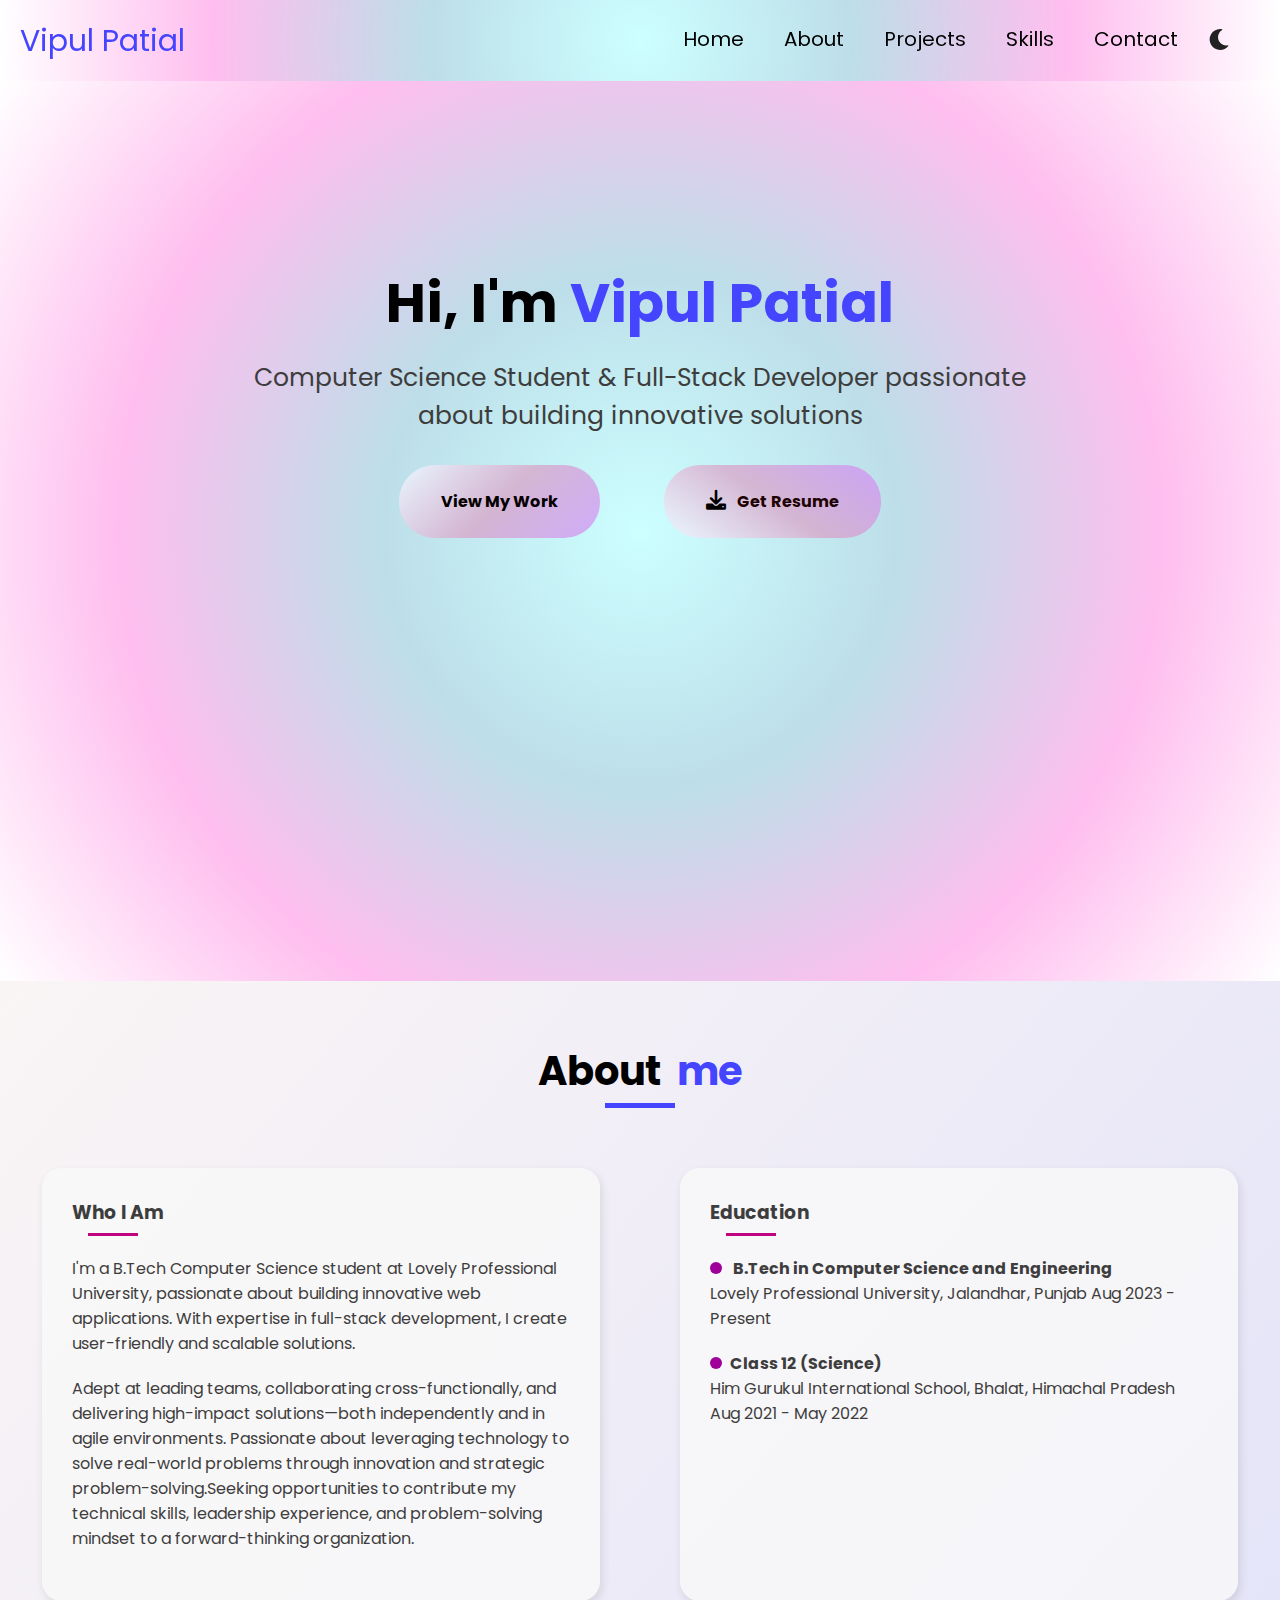
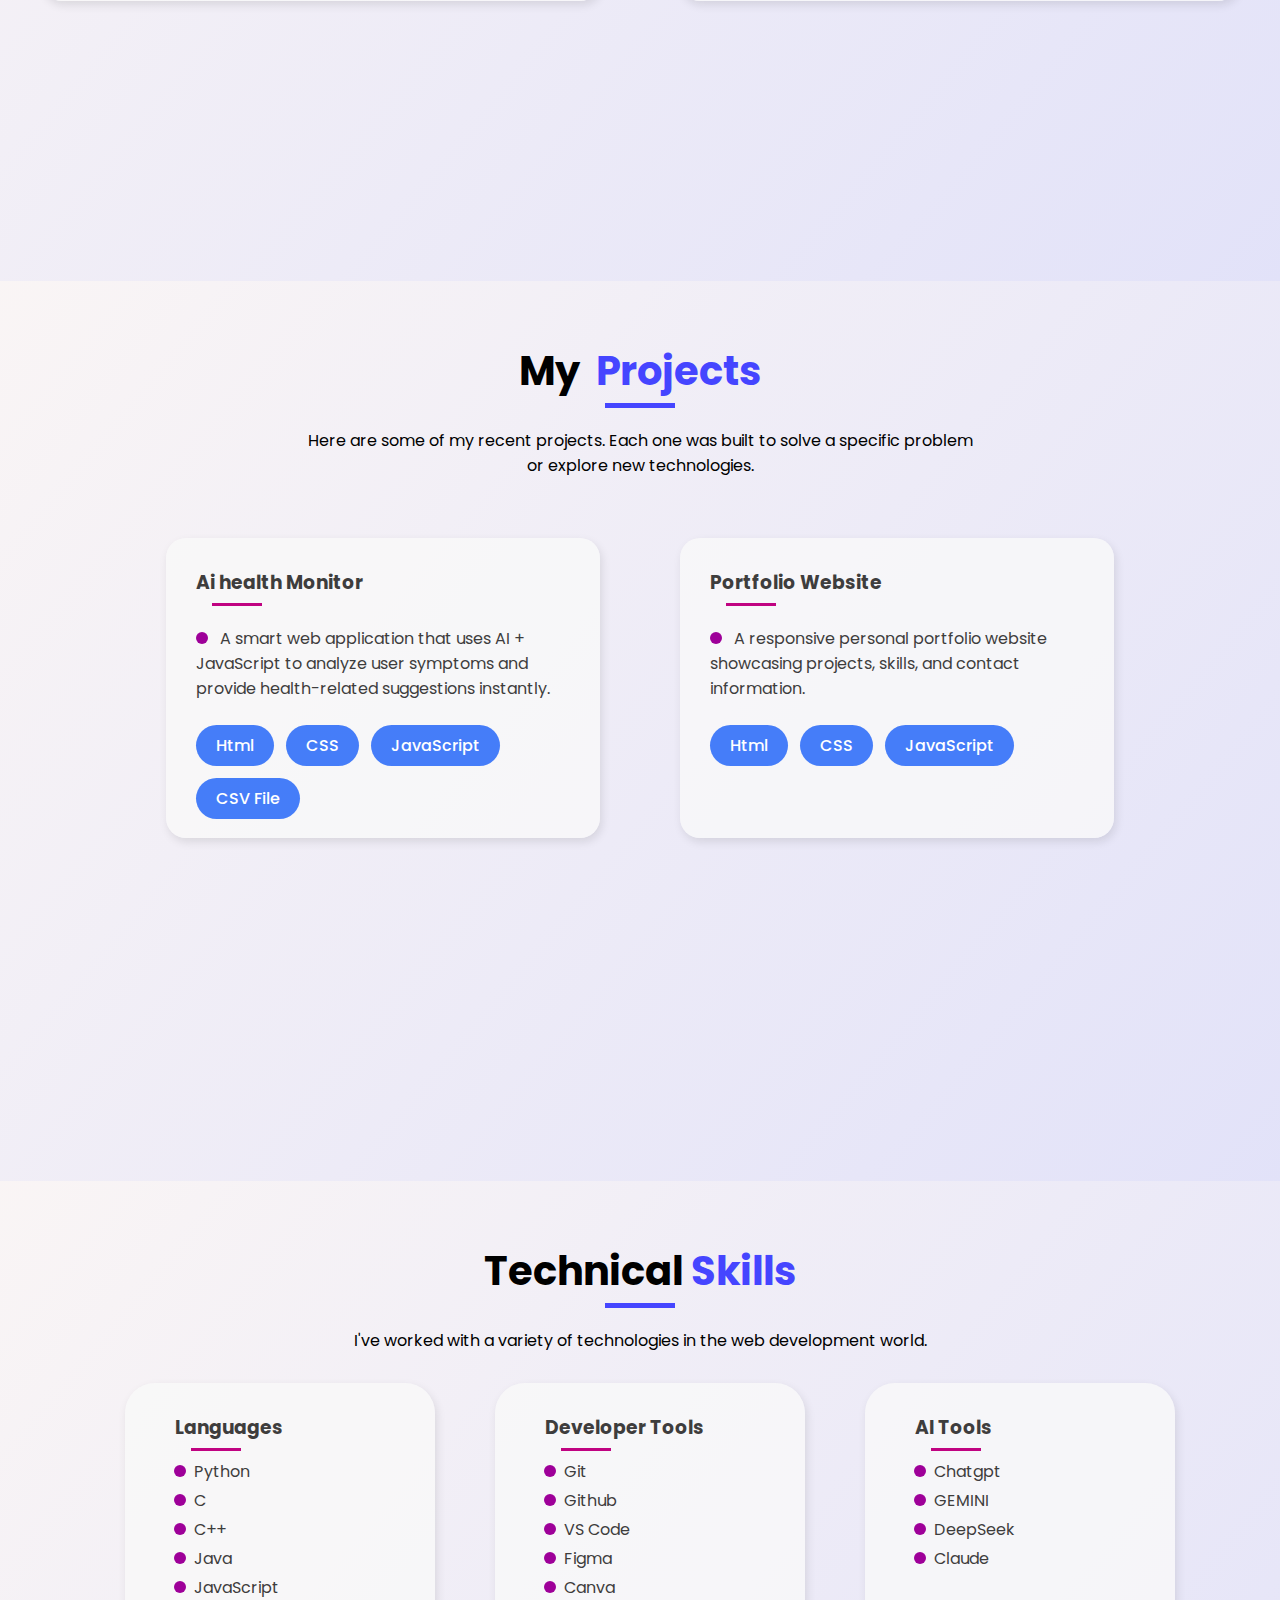
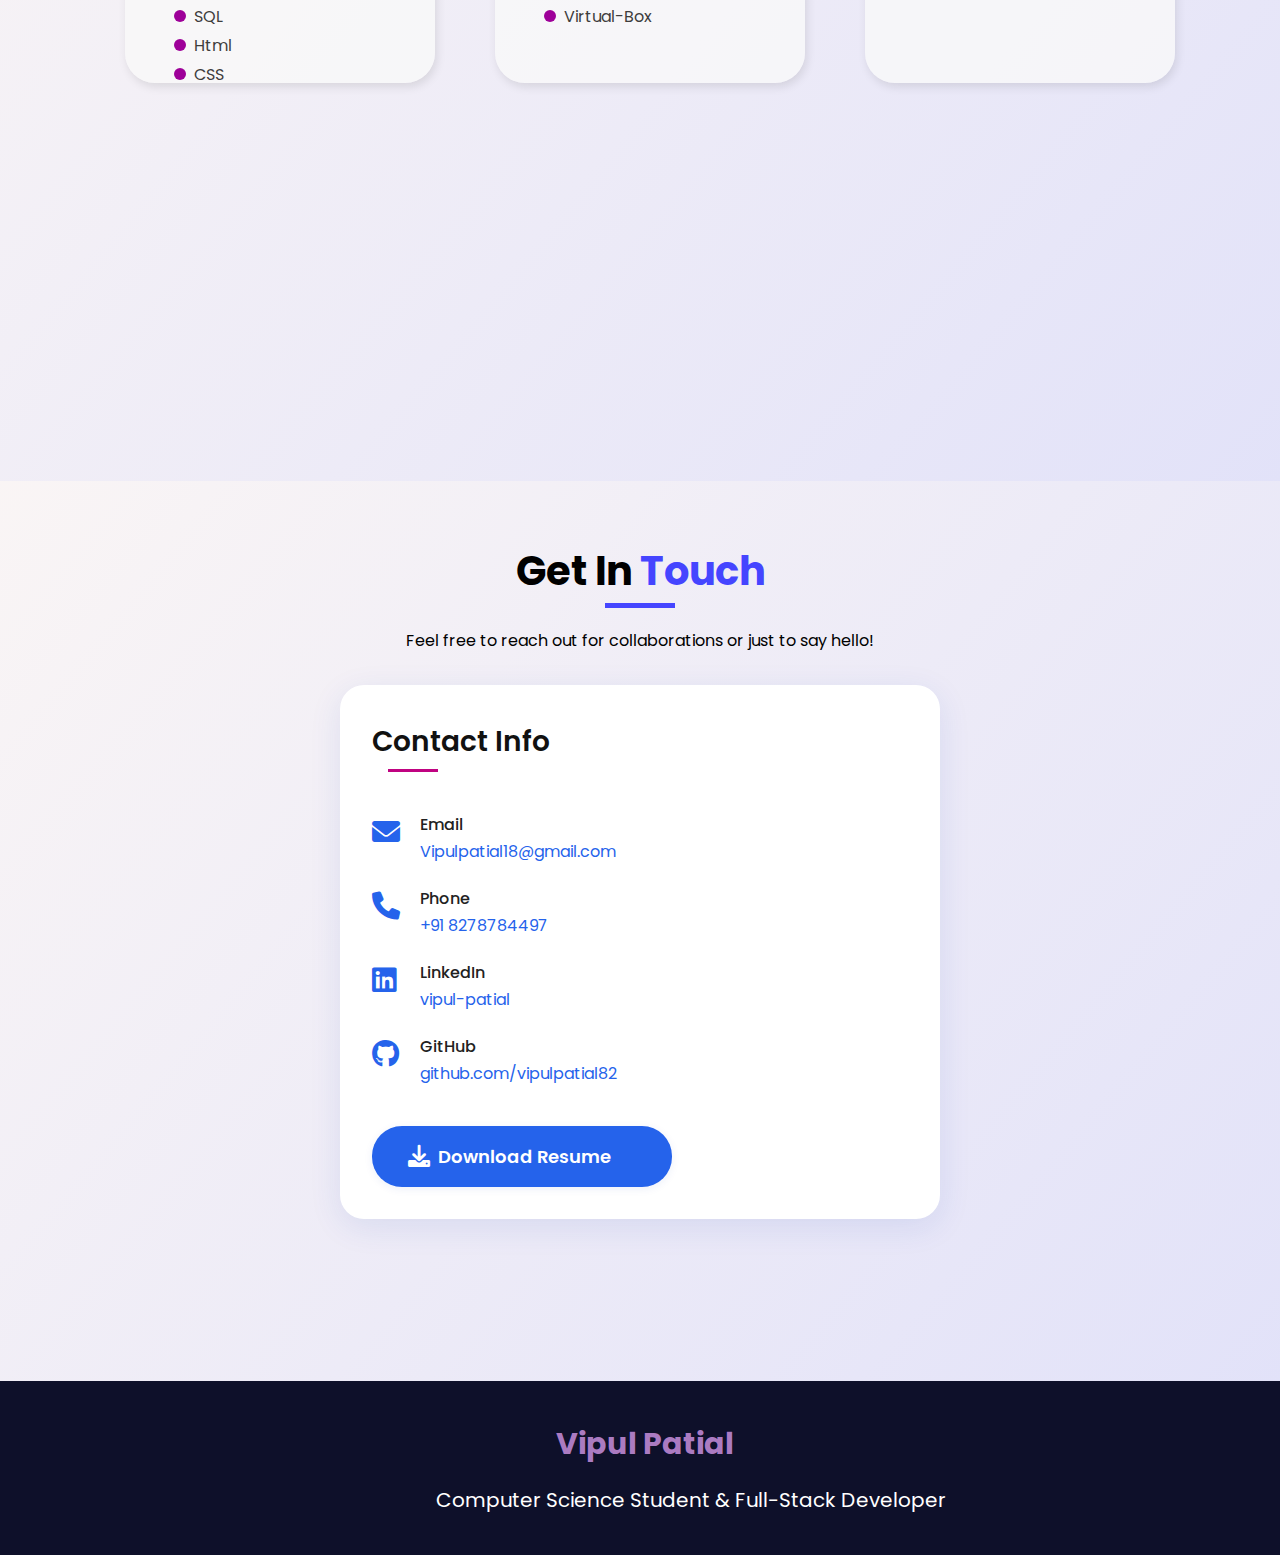
<file: index.html>
<!DOCTYPE html>
<html lang="en">
<head>
    <meta charset="UTF-8">
    <meta name="viewport" content="width=device-width, initial-scale=1.0">
    <title>Vipul Portfolio</title>
    <link rel="stylesheet" href="index.css">
    <link href="https://fonts.googleapis.com/css2?family=Poppins:wght@400;600;700&display=swap" rel="stylesheet">
    <link rel="stylesheet" href="https://cdnjs.cloudflare.com/ajax/libs/font-awesome/6.0.0-beta3/css/all.min.css">
    <meta name="description" content="Vipul Patial | Full-Stack Developer Portfolio showcasing projects, skills, and contact details. B.Tech CSE student at LPU.">

</head>
<body>
    <header>
        <nav>
            <div class="left">Vipul Patial</div>
            <div class="right">
                <ul>
                    <li><a href="#home">Home</a></li>
                    <li><a href="#about">About</a></li>
                    <li><a href="#projects">Projects</a></li>
                    <li><a href="#skills">Skills</a></li>
                    <li><a href="#contact">Contact</a></li>
                    <button id="toggle" title="Toggle Dark Mode"><i class="fas fa-moon"></i></button>

                </ul>
            </div>
        </nav>
    </header>
    <main>
        <section id="home" class="home">
        <h1>Hi, I'm <span class= "name">Vipul  Patial</span></h1>
        <p>Computer Science Student & Full-Stack Developer passionate <br>about building innovative solutions</p>
        <button class="work">View My Work</button>
        <button class="Get-Resume"><i class="fas fa-download"></i> Get Resume</button>
        </section>
    

        <section id="about"class="portfolio" >

            <h1>About &nbsp;<span class="name">me</span></h1>
            <div class="line"></div>
            <div class ="about-container">
            <div class ="about1">
                <h3>Who I Am<div class="line2"></div></h3>
                <p id="p1">I'm a B.Tech Computer Science student at Lovely Professional University, passionate about building innovative web applications. With expertise in full-stack development, I create user-friendly and scalable solutions.</p>
                <p>Adept at leading teams, collaborating cross-functionally, and delivering high-impact solutions—both independently and in agile environments. Passionate about leveraging technology to solve real-world problems through innovation and strategic problem-solving.Seeking opportunities to contribute my technical skills, leadership experience, and problem-solving mindset to a forward-thinking organization.</p>
            </div>

            <div class = "about1">
                <h3>Education<div class="line2"></div></h3>
                <h4><div class="circle"></div> B.Tech in Computer Science and Engineering</h4>
                <p id="p1">Lovely Professional University, Jalandhar, Punjab
                    Aug 2023 - Present
                </p>

                <h4><div class="circle"></div>Class 12 (Science)</h4>
                <p>Him Gurukul International School, Bhalat, Himachal Pradesh
                 Aug 2021 - May 2022
                </p>
            </div>
            </div>
        </section>

        

        <section id="projects"  class="portfolio">
            <h1>My &nbsp;<span class="name"> Projects</span></h1>
            <div class="line"></div>
            <p id="projectp">Here are some of my recent projects. Each one was built to solve a specific problem <br>or explore new technologies.</p>
            <div class="project-container">
            <div class="project1">
                <h3>Ai health Monitor<div class="line2"></div></h3>
                <p><div class="circle"></div> A smart web application that uses AI + JavaScript to analyze user symptoms and provide health-related suggestions instantly.</p>
                <ul>
                    <li>Html</li>
                    <li>CSS</li>
                    <li>JavaScript</li>
                    <li>CSV File</li>
                </ul>
            </div>
            <div class="project1">
                <h3>Portfolio Website<div class="line2"></div></h3>
                <p><div class="circle"></div> A responsive personal portfolio website showcasing projects, skills, and contact information.</p>
                <ul>
                    <li>Html</li>
                    <li>CSS</li>
                    <li>JavaScript</li>
                </ul>
            </div>
            </div>
        </section>

   
        <section id="skills" class="portfolio">
            <h1>Technical&nbsp;<span class = "name">Skills</span></h1>
            <div class="line"></div>
            <p>I've worked with a variety of technologies in the web development world.</p>
        <div class=" skillcontainer">
            <div class="skill1">
            <h3>Languages<div class="line2"></div></h3>
            <ul>
                <li><div class="circle"></div>Python</li>
                <li><div class="circle"></div>C</li>
                <li><div class="circle"></div>C++</li>
                <li><div class="circle"></div>Java</li>
                <li><div class="circle"></div>JavaScript</li>
                <li><div class="circle"></div>SQL</li>
                <li><div class="circle"></div>Html</li>
                <li><div class="circle"></div>CSS</li>
            </ul>
           </div> 
           <div class="skill1">
            <h3>Developer Tools<div class="line2"></div></h3>
            <ul>
                <li><div class="circle"></div>Git</li>
                <li><div class="circle"></div>Github</li>
                <li><div class="circle"></div>VS Code</li>
                <li><div class="circle"></div>Figma</li>
                <li><div class="circle"></div>Canva</li>
                <li><div class="circle"></div>Virtual-Box</li>
            </ul>
           </div> 
            <div class="skill1">
            <h3>AI Tools<div class="line2"></div></h3>
            <ul>
                <li><div class="circle"></div>Chatgpt</li>
                <li><div class="circle"></div>GEMINI</li>
                <li><div class="circle"></div>DeepSeek</li>
                <li><div class="circle"></div>Claude</li>
            </ul>
           </div> 
        </div>
        </section>
      
        <section id="contact" class="portfolio">
            <h1>Get In <span class="name">&nbsp;Touch</span></h1>
            <div class="line"></div>
            <p>Feel free to reach out for collaborations or just to say hello!</p>
            <div class="contact-box">
                <h3>Contact Info<div class="line2"></div></h3>
                <div class="contact-row">
                    <span class="contact-icon"><i class="fa-solid fa-envelope"></i></span>
                    <div>
                        <h4>Email</h4>
                        <a href="mailto:Vipulpatial18@gmail.com">Vipulpatial18@gmail.com</a>
                    </div>
                </div>
                <div class="contact-row">
                    <span class="contact-icon"><i class="fa-solid fa-phone"></i></span>
                    <div>
                        <h4>Phone</h4>
                        <a href="tel:+918278784497">+91 8278784497</a>
                    </div>
                </div>
                <div class="contact-row">
                    <span class="contact-icon"><i class="fa-brands fa-linkedin"></i></span>
                    <div>
                        <h4>LinkedIn</h4>
                        <a href="https://www.linkedin.com/in/vipul-patial-62a51b252/" target="_blank">vipul-patial</a>
                    </div>
                </div>
                <div class="contact-row">
                    <span class="contact-icon"><i class="fa-brands fa-github"></i></span>
                    <div>
                        <h4>GitHub</h4>
                        <a href="https://github.com/vipulpatial82" target="_blank">github.com/vipulpatial82</a>
                    </div>
                </div>
                <a href="vipul final cv.pdf" class="download-btn" download>
                    <span class="download-icon"><i class="fa-solid fa-download"></i></span> Download Resume
                </a>
            </div>
        </section>
    </main>
    
    <Footer>
        <h3>Vipul Patial</h3>
        <p>Computer Science Student & Full-Stack Developer</p>
    </Footer>
    <script src="index.js"></script>
</body>
</html>
</file>
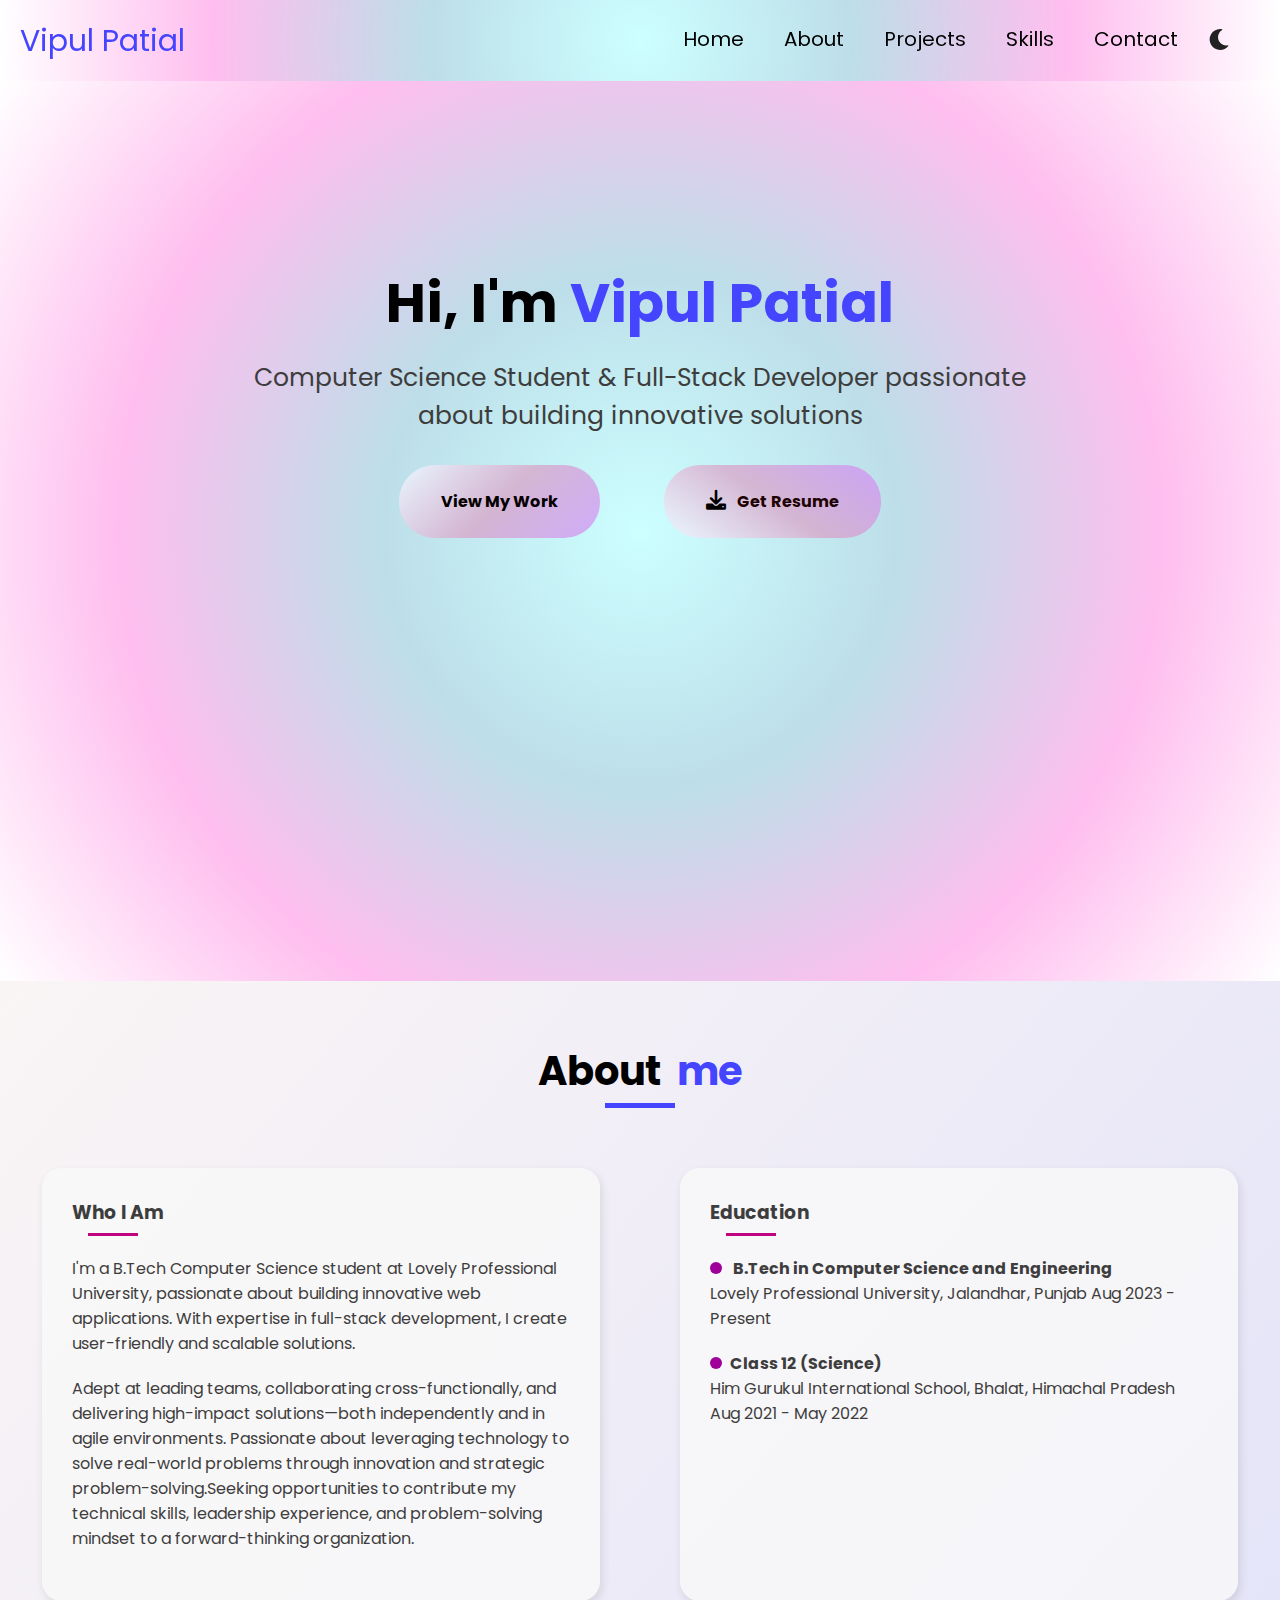
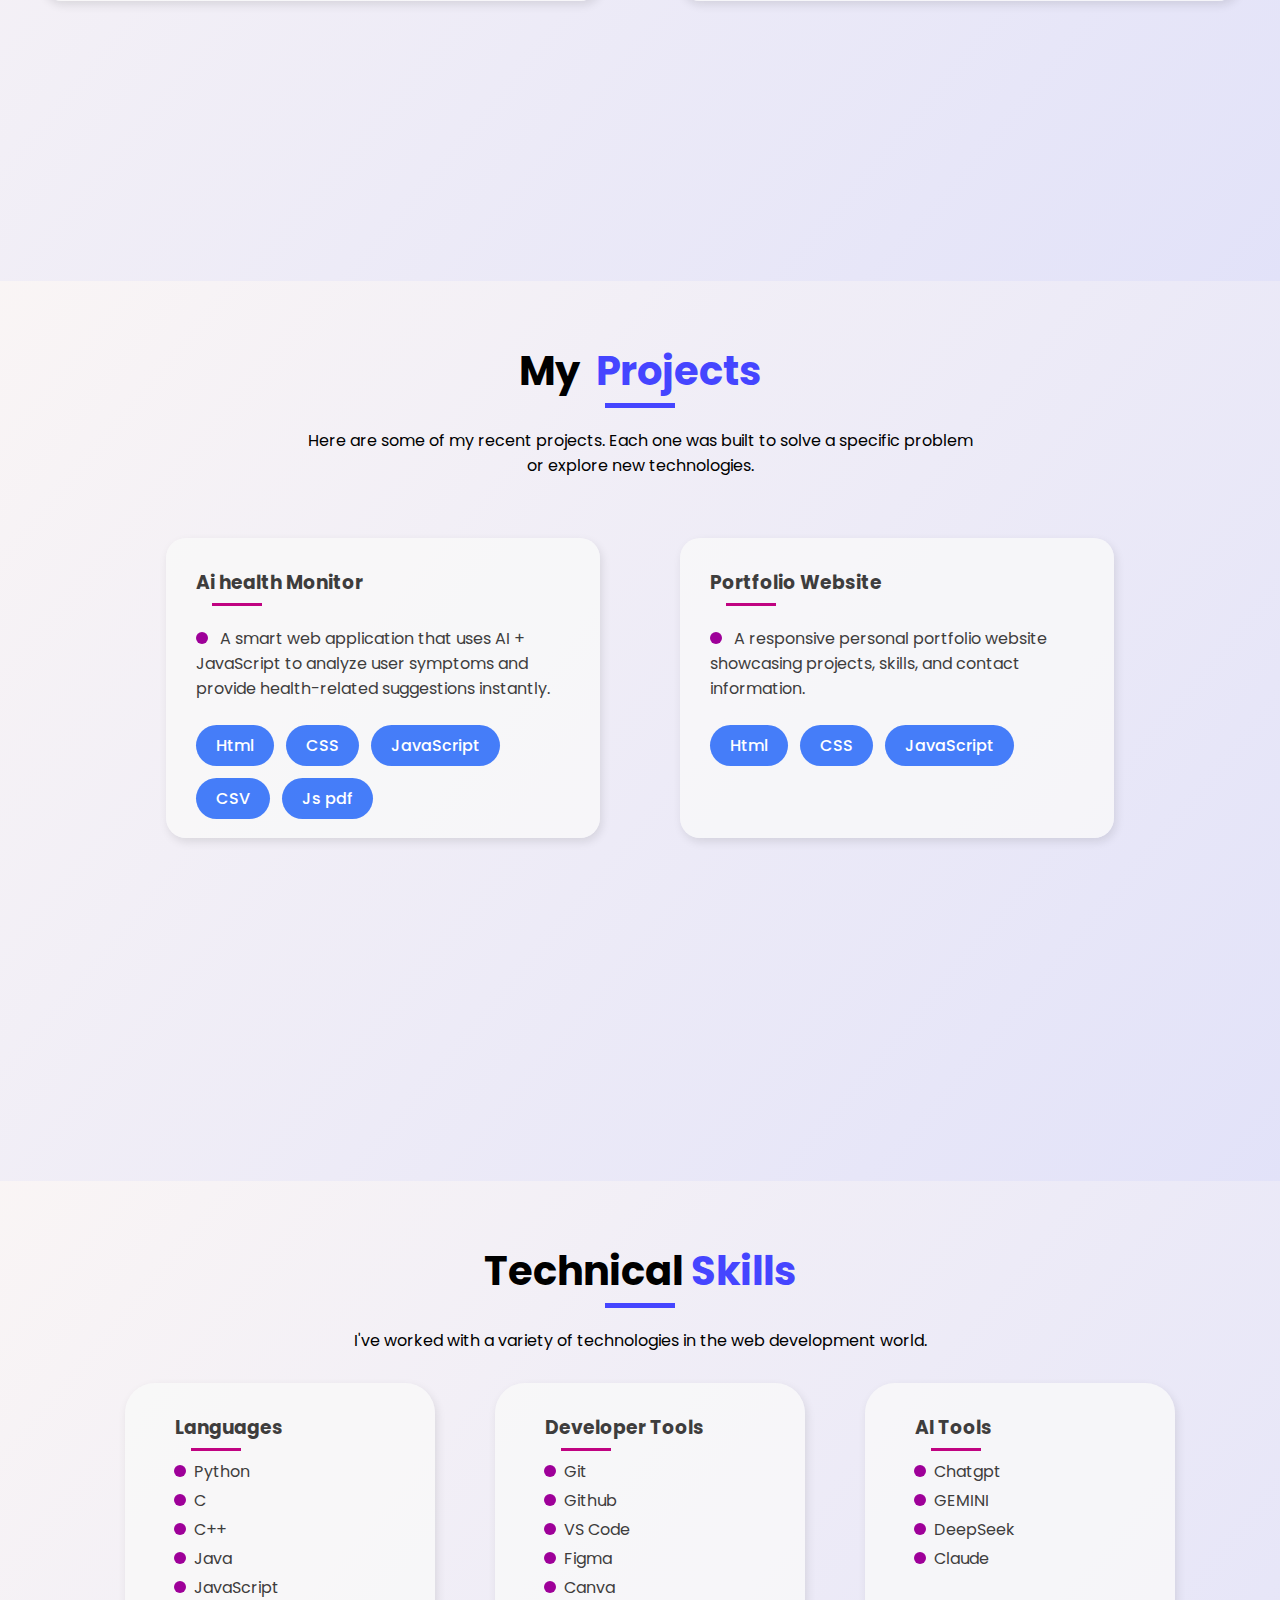
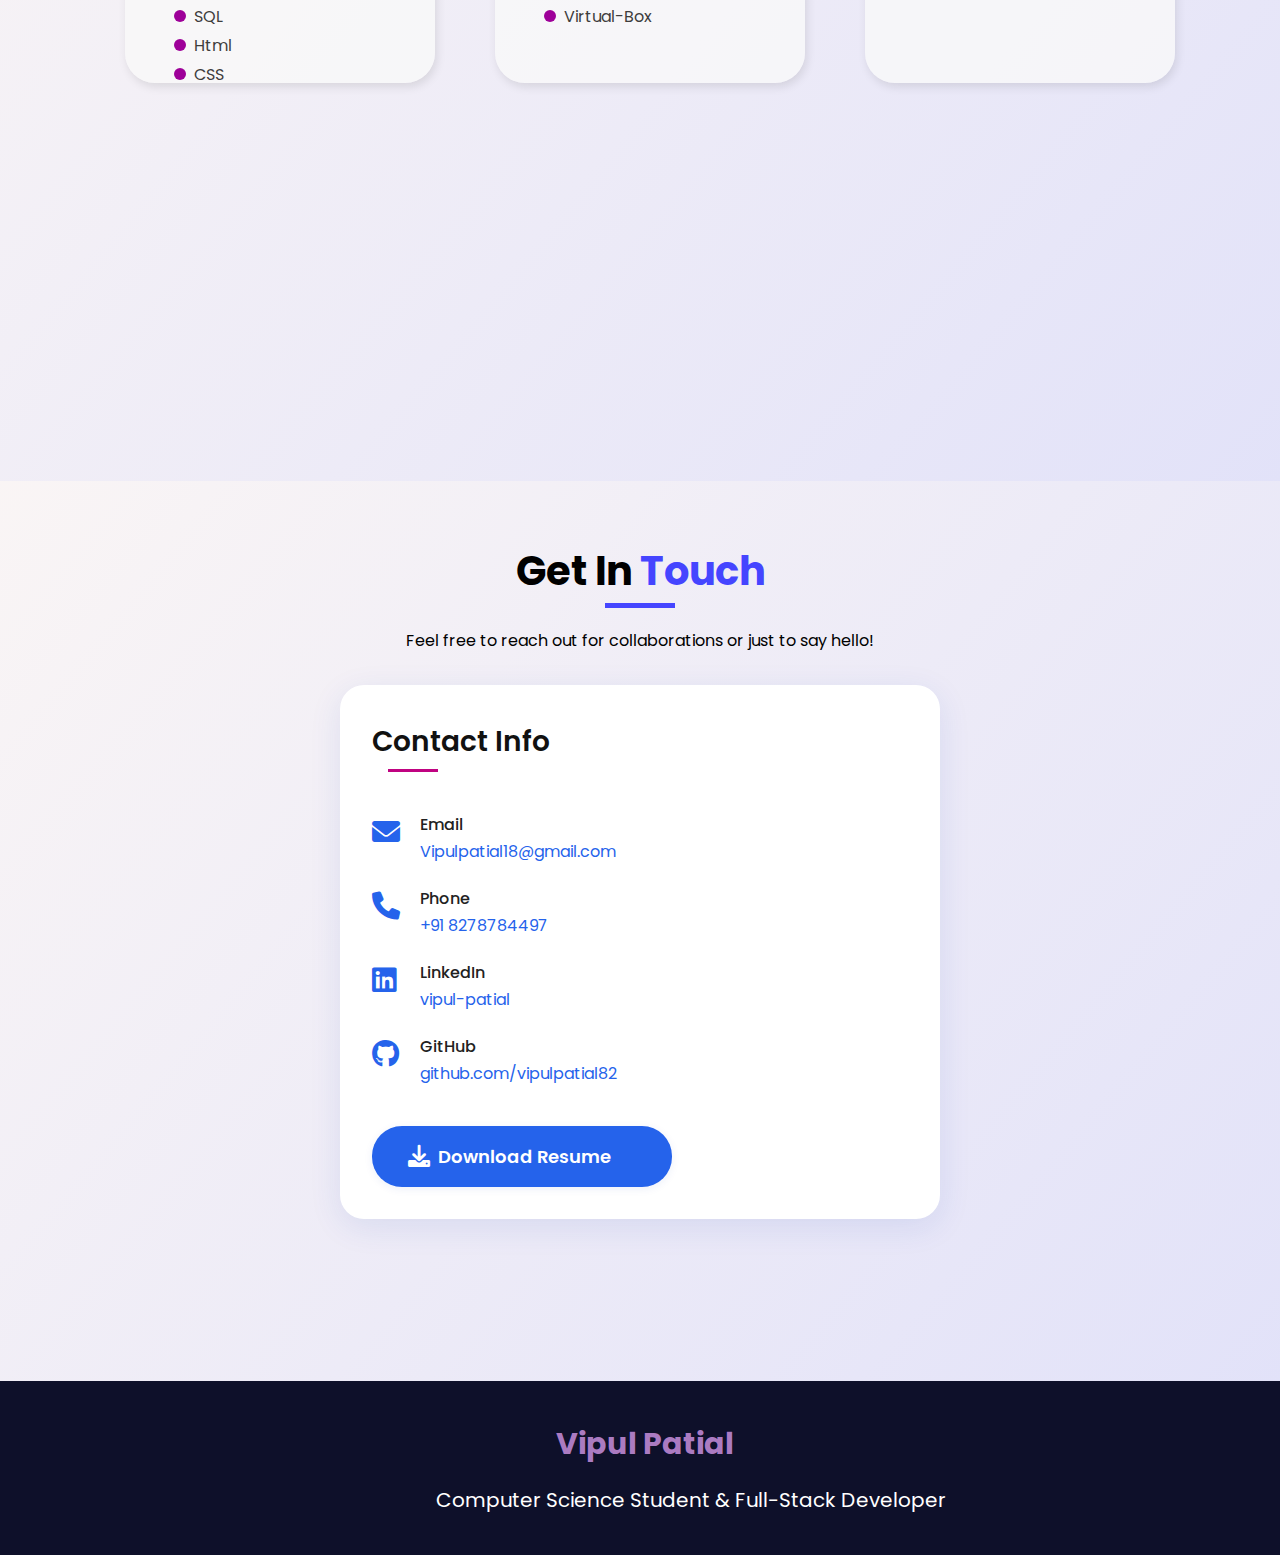
<file: personal portfolio/index.html>
<!DOCTYPE html>
<html lang="en">
<head>
    <meta charset="UTF-8">
    <meta name="viewport" content="width=device-width, initial-scale=1.0">
    <title>Vipul Portfolio</title>
    <link rel="stylesheet" href="index.css">
    <link href="https://fonts.googleapis.com/css2?family=Poppins:wght@400;600;700&display=swap" rel="stylesheet">
    <link rel="stylesheet" href="https://cdnjs.cloudflare.com/ajax/libs/font-awesome/6.0.0-beta3/css/all.min.css">
    <meta name="description" content="Vipul Patial | Full-Stack Developer Portfolio showcasing projects, skills, and contact details. B.Tech CSE student at LPU.">
    <meta name="viewport" content="width=device-width, initial-scale=1.0">

</head>
<body>
    <header>
        <nav>
            <div class="left">Vipul Patial</div>
            <div class="right">
                <ul>
                    <li><a href="#home">Home</a></li>
                    <li><a href="#about">About</a></li>
                    <li><a href="#projects">Projects</a></li>
                    <li><a href="#skills">Skills</a></li>
                    <li><a href="#contact">Contact</a></li>
                    <button id="toggle" title="Toggle Dark Mode"><i class="fas fa-moon"></i></button>

                </ul>
            </div>
        </nav>
    </header>
    <main>
        <section id="home" class="home">
        <h1>Hi, I'm <span class= "name">Vipul  Patial</span></h1>
        <p>Computer Science Student & Full-Stack Developer passionate <br>about building innovative solutions</p>
        <button class="work">View My Work</button>
        <button class="Get-Resume"><i class="fas fa-download"></i> Get Resume</button>
        </section>
    

        <section id="about"class="portfolio" >

            <h1>About &nbsp;<span class="name">me</span></h1>
            <div class="line"></div>
            <div class ="about-container">
            <div class ="about1">
                <h3>Who I Am<div class="line2"></div></h3>
                <p id="p1">I'm a B.Tech Computer Science student at Lovely Professional University, passionate about building innovative web applications. With expertise in full-stack development, I create user-friendly and scalable solutions.</p>
                <p>Adept at leading teams, collaborating cross-functionally, and delivering high-impact solutions—both independently and in agile environments. Passionate about leveraging technology to solve real-world problems through innovation and strategic problem-solving.Seeking opportunities to contribute my technical skills, leadership experience, and problem-solving mindset to a forward-thinking organization.</p>
            </div>

            <div class = "about1">
                <h3>Education<div class="line2"></div></h3>
                <h4><div class="circle"></div> B.Tech in Computer Science and Engineering</h4>
                <p id="p1">Lovely Professional University, Jalandhar, Punjab
                    Aug 2023 - Present
                </p>

                <h4><div class="circle"></div>Class 12 (Science)</h4>
                <p>Him Gurukul International School, Bhalat, Himachal Pradesh
                 Aug 2021 - May 2022
                </p>
            </div>
            </div>
        </section>

        

        <section id="projects"  class="portfolio">
            <h1>My &nbsp;<span class="name"> Projects</span></h1>
            <div class="line"></div>
            <p id="projectp">Here are some of my recent projects. Each one was built to solve a specific problem <br>or explore new technologies.</p>
            <div class="project-container">
            <div class="project1">
                <h3>Ai health Monitor<div class="line2"></div></h3>
                <p><div class="circle"></div> A smart web application that uses AI + JavaScript to analyze user symptoms and provide health-related suggestions instantly.</p>
                <ul>
                    <li>Html</li>
                    <li>CSS</li>
                    <li>JavaScript</li>
                    <li>CSV </li>
                    <li>Js pdf</li>
                </ul>
            </div>
            <div class="project1">
                <h3>Portfolio Website<div class="line2"></div></h3>
                <p><div class="circle"></div> A responsive personal portfolio website showcasing projects, skills, and contact information.</p>
                <ul>
                    <li>Html</li>
                    <li>CSS</li>
                    <li>JavaScript</li>
                </ul>
            </div>
            </div>
        </section>

   
        <section id="skills" class="portfolio">
            <h1>Technical&nbsp;<span class = "name">Skills</span></h1>
            <div class="line"></div>
            <p>I've worked with a variety of technologies in the web development world.</p>
        <div class=" skillcontainer">
            <div class="skill1">
            <h3>Languages<div class="line2"></div></h3>
            <ul>
                <li><div class="circle"></div>Python</li>
                <li><div class="circle"></div>C</li>
                <li><div class="circle"></div>C++</li>
                <li><div class="circle"></div>Java</li>
                <li><div class="circle"></div>JavaScript</li>
                <li><div class="circle"></div>SQL</li>
                <li><div class="circle"></div>Html</li>
                <li><div class="circle"></div>CSS</li>
            </ul>
           </div> 
           <div class="skill1">
            <h3>Developer Tools<div class="line2"></div></h3>
            <ul>
                <li><div class="circle"></div>Git</li>
                <li><div class="circle"></div>Github</li>
                <li><div class="circle"></div>VS Code</li>
                <li><div class="circle"></div>Figma</li>
                <li><div class="circle"></div>Canva</li>
                <li><div class="circle"></div>Virtual-Box</li>
            </ul>
           </div> 
            <div class="skill1">
            <h3>AI Tools<div class="line2"></div></h3>
            <ul>
                <li><div class="circle"></div>Chatgpt</li>
                <li><div class="circle"></div>GEMINI</li>
                <li><div class="circle"></div>DeepSeek</li>
                <li><div class="circle"></div>Claude</li>
            </ul>
           </div> 
        </div>
        </section>
      
        <section id="contact" class="portfolio">
            <h1>Get In <span class="name">&nbsp;Touch</span></h1>
            <div class="line"></div>
            <p>Feel free to reach out for collaborations or just to say hello!</p>
            <div class="contact-box">
                <h3>Contact Info<div class="line2"></div></h3>
                <div class="contact-row">
                    <span class="contact-icon"><i class="fa-solid fa-envelope"></i></span>
                    <div>
                        <h4>Email</h4>
                        <a href="mailto:Vipulpatial18@gmail.com">Vipulpatial18@gmail.com</a>
                    </div>
                </div>
                <div class="contact-row">
                    <span class="contact-icon"><i class="fa-solid fa-phone"></i></span>
                    <div>
                        <h4>Phone</h4>
                        <a href="tel:+918278784497">+91 8278784497</a>
                    </div>
                </div>
                <div class="contact-row">
                    <span class="contact-icon"><i class="fa-brands fa-linkedin"></i></span>
                    <div>
                        <h4>LinkedIn</h4>
                        <a href="https://www.linkedin.com/in/vipul-patial-62a51b252/" target="_blank">vipul-patial</a>
                    </div>
                </div>
                <div class="contact-row">
                    <span class="contact-icon"><i class="fa-brands fa-github"></i></span>
                    <div>
                        <h4>GitHub</h4>
                        <a href="https://github.com/vipulpatial82" target="_blank">github.com/vipulpatial82</a>
                    </div>
                </div>
                <a href="vipul_resume.pdf" class="download-btn" download="vipul_resume.pdf">
                    <span class="download-icon"><i class="fa-solid fa-download"></i></span> Download Resume
                </a>
            </div>
        </section>
    </main>
    
    <Footer>
        <h3>Vipul Patial</h3>
        <p>Computer Science Student & Full-Stack Developer</p>
    </Footer>
    <script src="index.js"></script>
</body>
</html>
</file>
<file: index.css>
* {
    margin: 0;
    padding: 0;
    box-sizing: border-box;
    font-family: 'Poppins', sans-serif;
}

header {
    background: radial-gradient(circle at center, rgba(129, 255, 255, 0.4), rgba(90, 172, 199, 0.4), rgba(255, 125, 223, 0.5), rgba(255, 255, 255, 1));
    backdrop-filter: blur(10px);
    display: flex;
    justify-content: space-between;
    align-items: center;
    height: 9vh;
    padding: 0 20px;
    position: sticky;
    top: 0;
    z-index: 1000;
    
}


nav {
    display: flex;
    justify-content: space-around;
    align-items: center;
    width: 100%;
}

.left {
    position: fixed;
    left: 0;
    font-size: 30px;
    padding-left: 20px;
    color:  rgb(69, 69, 255);
}

.right {
    position: fixed;
    right: 0;
    padding-right: 20px;
}

.right ul {
    list-style-type: none;
    display: flex;
    gap: 20px;
    margin: 0;
    padding: 0;
}

.right ul li {
    cursor: pointer;
    padding: 10px;
    font-size: 20px;
}

.right ul li a {
    text-decoration: none;
    color: inherit; 
}
.right ul li a::after {
    content: '';
    display: block;
    width: 0px;
    height: 3px;
    background: linear-gradient(90deg, #3e3dff, #a18cd1);
    border-radius: 4px;
    transition: width 0.3s;
    margin: 0 auto;
}

.right ul li a:hover::after,
.right ul li.active a::after {
    width: 70%;}

.home {
    background: radial-gradient(circle at center, rgba(129, 255, 255, 0.4), rgba(90, 172, 199, 0.4), rgba(255, 125, 223, 0.5), rgba(255, 255, 255, 1));
    padding: 180px 20px;
    text-align: center;
    height: 100vh;
}
.home h1{
    font-size: 55px;
    padding-bottom: 15px;
}
.home p {
    font-size: 25px;
    text-align: center; 
    color: #3e3d3d;     
}
.name{
    color: rgb(69, 69, 255);
}
.Get-Resume{
    margin-top: 30px;
    padding:24px 42px;
    font-size: 16px;
    border-radius: 36px;
    cursor: pointer;
    background: linear-gradient(35deg, #eaf6ff, #dc99c1a8, #d28bf9b4);
    font-weight: bold;
    margin-left: 20px;
    border: 1px;
    color: #200101;
    border: 0px;
}
.work {
    background: linear-gradient(135deg, #eaf6ff, #dc99c1a8, #d28bf9b4);
    color: #050000;
    font-weight: bold;
    padding: 24px 42px;
    font-size: 16px;
    border-radius: 36px;
    cursor: pointer;
    margin-top: 30px;
    margin-right: 40px;
    border: 0px;
}
 
.work:hover,
.Get-Resume:hover {
    background: linear-gradient(190deg,rgba(88, 255, 241, 0.584),rgba(218, 55, 255, 0.608));
    transition:  0.3s ease;
}
button i {
  margin-right: 8px;
  font-size: 20px;
  color: black;
}



.portfolio{
    height: 100vh;
    padding: 60px 20px;
    text-align: center;
}

.about h1 {
    font-size: 40px;
    margin-bottom: 4px;
}


.about-container {
    display: flex;
    justify-content: center;
    gap: 80px;
    flex-wrap: wrap;
    color: #3e3d3d;
    
}
.about1 {
    background-color: rgba(249, 249, 249, 0.8);
    padding: 30px;
    border-radius: 20px;
    box-shadow: 2px 4px 10px rgba(0, 0, 0, 0.1);
    width: 45%;
    min-width: 300px;
    text-align: left;
    margin-top: 40px;
}
#p1{
    margin-bottom: 20px;
}
.about1 h3{
    margin-bottom: 20px;
}
.about2 h3{
    margin-bottom: 20px;
}

.line{
    height: 5px;
    background-color: rgb(69, 69, 255);
    width: 70px;
    margin-left: auto;
    margin-right: auto;
    margin-bottom: 20px;
}
.circle {
    width: 12px;
    height: 12px;
    border-radius: 50%;
    background-color: rgb(158, 0, 153);
    display: inline-block;
    margin-right: 8px; 
}
.line2{
    height: 3px;
    background-color: rgb(192, 3, 129);
    width: 50px;
    margin-left: 16px;
    margin-top: 6px;
}
.my-projects{
    height: 100vh;
    
    background-color: #a3bef839;
}
#projectp{
    margin-bottom: 20px;
    display: block;
    text-align: center;
}
.my-projects h1{
    font-size: 40px;
    display: flex;
    align-items: center;
    justify-content: center;
    margin-bottom: 2px;
}
.portfolio {
    background: linear-gradient(130deg, rgba(234, 217, 217, 0.263), rgba(136, 136, 229, 0.244));
}
.portfolio h1{
    font-size: 40px;
    display: flex;
    align-items: center;
    justify-content: center;
    margin-bottom: 2px;
}
.portfolio p{
    margin-bottom: 20px;

}
.project-container {
    display: flex;
    justify-content: center;
    gap: 80px;
    flex-wrap: wrap;
    color: #3e3d3d;
    
}
.project1 h3{
    margin-bottom: 20px;
}
.project1{
    background-color: rgba(249, 249, 249, 0.8);
    padding: 30px;
    border-radius: 20px;
    box-shadow: 2px 4px 10px rgba(0, 0, 0, 0.1);
    width: 35%;
    min-width: 150px;
    text-align: left;
    margin-top: 40px;
    height: 300px;
}

.project1 ul {
    display: flex;
    flex-wrap: wrap;
    gap: 12px; 
    list-style: none;
    padding: 0;
    margin-top: 24px;
}

.project1 ul li {
    border-radius: 30px;     
    background: #296af8dc;
    padding: 8px 20px;        
    font-weight: 500;
    color: #ffffff;           
    transition: all 0.3s ease;
}
.skillcontainer{
    display: flex;
    justify-content: center;
    gap: 40px;
    flex-wrap: wrap;
    color: #3e3d3d;
    flex-direction: row;
    align-items: flex-start;

}
.skill1 {
    background-color: rgba(249, 249, 249, 0.8);
    padding: 30px;
    border-radius: 30px;
    box-shadow: 2px 4px 10px rgba(0, 0, 0, 0.1);
    width: 25%;
    min-width: 150px;
    text-align: left;
    margin-top: 10px;
    height: 300px; 
    margin-left: 20px;
}
.skill1 h3{
    margin-left:20px;
}
.skill1 ul{
    list-style: none;
    margin-top: 6px;
    margin-left: 16px;
}
.skill1 ul li{
    padding: 2px;
    margin-left: 1px;
}
.contact-box {
    background: #fff;
    border-radius: 24px;
    box-shadow: 0 8px 32px rgba(30, 64, 175, 0.10);
    padding: 36px 32px 32px 32px;
    max-width: 600px;
    margin: 32px auto 0 auto;
    text-align: left;
    display: flex;
    flex-direction: column;
    gap: 22px;
}
.download-btn{
    width: 300px;
}

.contact-box h3 {
    margin: 0 0 18px 0;
    font-size: 28px;
    font-weight: 600;
    color: #111;
}

.contact-row {
    display: flex;
    align-items: flex-start;
    gap: 16px;
}

.contact-icon {
    font-size: 28px;
    color: #2563eb;
    min-width: 32px;
}

.contact-row h4 {
    margin: 0 0 2px 0;
    font-size: 16px;
    color: #222;
    font-weight: 500;
}

.contact-row a {
    color: #2563eb;
    text-decoration: none;
    font-size: 16px;
    word-break: break-all;
}

.download-btn {
    display: inline-flex;
    align-items: center;
    gap: 8px;
    background: #2563eb;
    color: #fff;
    font-weight: 600;
    font-size: 18px;
    border: none;
    border-radius: 30px;
    padding: 14px 36px;
    margin-top: 18px;
    text-decoration: none;
    box-shadow: 0 2px 8px rgba(30, 64, 175, 0.08);
    transition: background 0.2s;
}

.download-btn:hover {
    background: #1742a0;
}

.download-icon {
    font-size: 22px;
}

Footer{
    background:#0e102a ;
    padding: 40px;
    color: white;
}
Footer h3{
    margin-left:43%;
    margin-bottom:18px;
    font-size: 30px;
    color: rgba(208, 148, 229, 0.836);  
}
Footer p{
    margin-left: 33% ;
    font-size:20px ;
    
}
@media (max-width: 768px) {
  .skill1, .project1, .about1 {
    width: 90%;
    margin: 10px auto;
  }
}

#scrollTopBtn {
  position: fixed;
  bottom: 30px;
  right: 30px;
  width: 50px;
  height: 50px;
  background-color: #2563eb;
  color: white;
  border: none;
  border-radius: 50%;
  font-size: 22px;
  display: flex;
  align-items: center;
  justify-content: center;
  cursor: pointer;
  box-shadow: 0 8px 16px rgba(0, 0, 0, 0.2);
  display: none;
  z-index: 1000;
  transition: opacity 0.3s ease, transform 0.3s ease;
}

#scrollTopBtn:hover {
  transform: scale(1.1);
}
#toggle{
    margin-right: 20px;
    border:0px;
    color: inherit;
    background: none;
}
#toggle i{
    font-size: 24px;
}

body.dark-mode {
  background-color: #0d0d1a;
  color: #f0f0f0;
}

body.dark-mode .home {
  background: radial-gradient(circle at center, rgba(0, 255, 255, 0.2) 0%, rgba(0, 0, 0, 1) 40%),
              radial-gradient(ellipse at right, rgba(166, 0, 255, 0.833), transparent 60%),
              radial-gradient(ellipse at left, rgba(51, 213, 76, 0.86), transparent 60%);
  background-color: #0d0d1a;
  color: white;
}

body.dark-mode header {
  background: linear-gradient(to right, #0a0f13, #0d2b2e, #260c44);
  box-shadow: 0 2px 4px rgba(0, 0, 0, 0.4);
}

body.dark-mode .left {
  color: #00ffffcc;
  text-shadow: 0 0 6px #00ffff74;
}

body.dark-mode .right ul li a {
  color: #f0f0f0;
}

body.dark-mode .right ul li a:hover::after {
  background: linear-gradient(to right, #00ffff, #a600ff);
}
body.dark-mode h1,
body.dark-mode h3, 
body.dark-mode h4,
body.dark-mode #projectp,
body.dark-mode .name,
body.dark-mode p,
body.dark-mode li,
body.dark-mode a {
  color: #fcffff;
}
.dark-mode .portfolio{
    background: linear-gradient(to right, #0a0f13, #0d2b2e, #260c44);


}
.dark-mode .about1,
.dark-mode .project1,
.dark-mode .skill1,
.dark-mode .contact-box {
    background: rgba(30, 41, 59, 0.85);
    border-radius: 24px;
    box-shadow: 0 4px 32px rgba(0,0,0,0.18);
    border: 1.5px solid rgba(80, 200, 255, 0.08);
    color: #f3f6fb;
}
body.dark-mode .work,
body.dark-mode .Get-Resume {
  background: transparent;
  border: 1px solid #00ffff;
  color: #ffffff;
  box-shadow: 0 0 8px #00ffff80;
}

body.dark-mode .work:hover,
body.dark-mode .Get-Resume:hover {
  background: linear-gradient(90deg, #00ffff, #ae00ff);
  color: #000;
}

#toggle i {
  color: #222;
}

body.dark-mode #toggle i {
  color: #f0ff50ac;
}
.dark-mode Footer h3{
     color:#00ffff;
}
.dark-mode main .name{
    color: #00ffff;
}
</file>
<file: personal portfolio/index.css>
* {
    margin: 0;
    padding: 0;
    box-sizing: border-box;
    font-family: 'Poppins', sans-serif;
}

header {
    background: radial-gradient(circle at center, rgba(129, 255, 255, 0.4), rgba(90, 172, 199, 0.4), rgba(255, 125, 223, 0.5), rgba(255, 255, 255, 1));
    backdrop-filter: blur(10px);
    display: flex;
    justify-content: space-between;
    align-items: center;
    height: 9vh;
    padding: 0 20px;
    position: sticky;
    top: 0;
    z-index: 1000;
    
}


nav {
    display: flex;
    justify-content: space-around;
    align-items: center;
    width: 100%;
}

.left {
    position: fixed;
    left: 0;
    font-size: 30px;
    padding-left: 20px;
    color:  rgb(69, 69, 255);
}

.right {
    position: fixed;
    right: 0;
    padding-right: 20px;
}

.right ul {
    list-style-type: none;
    display: flex;
    gap: 20px;
    margin: 0;
    padding: 0;
}

.right ul li {
    cursor: pointer;
    padding: 10px;
    font-size: 20px;
}

.right ul li a {
    text-decoration: none;
    color: inherit; 
}
.right ul li a::after {
    content: '';
    display: block;
    width: 0px;
    height: 3px;
    background: linear-gradient(90deg, #3e3dff, #a18cd1);
    border-radius: 4px;
    transition: width 0.3s;
    margin: 0 auto;
}

.right ul li a:hover::after,
.right ul li.active a::after {
    width: 70%;}

.home {
    background: radial-gradient(circle at center, rgba(129, 255, 255, 0.4), rgba(90, 172, 199, 0.4), rgba(255, 125, 223, 0.5), rgba(255, 255, 255, 1));
    padding: 180px 20px;
    text-align: center;
    height: 100vh;
}
.home h1{
    font-size: 55px;
    padding-bottom: 15px;
}
.home p {
    font-size: 25px;
    text-align: center; 
    color: #3e3d3d;     
}
.name{
    color: rgb(69, 69, 255);
}
.Get-Resume{
    margin-top: 30px;
    padding:24px 42px;
    font-size: 16px;
    border-radius: 36px;
    cursor: pointer;
    background: linear-gradient(35deg, #eaf6ff, #dc99c1a8, #d28bf9b4);
    font-weight: bold;
    margin-left: 20px;
    border: 1px;
    color: #200101;
    border: 0px;
}
.work {
    background: linear-gradient(135deg, #eaf6ff, #dc99c1a8, #d28bf9b4);
    color: #050000;
    font-weight: bold;
    padding: 24px 42px;
    font-size: 16px;
    border-radius: 36px;
    cursor: pointer;
    margin-top: 30px;
    margin-right: 40px;
    border: 0px;
}
 
.work:hover,
.Get-Resume:hover {
    background: linear-gradient(190deg,rgba(88, 255, 241, 0.584),rgba(218, 55, 255, 0.608));
    transition:  0.3s ease;
}
button i {
  margin-right: 8px;
  font-size: 20px;
  color: black;
}



.portfolio{
    height: 100vh;
    padding: 60px 20px;
    text-align: center;
}

.about h1 {
    font-size: 40px;
    margin-bottom: 4px;
}


.about-container {
    display: flex;
    justify-content: center;
    gap: 80px;
    flex-wrap: wrap;
    color: #3e3d3d;
    
}
.about1 {
    background-color: rgba(249, 249, 249, 0.8);
    padding: 30px;
    border-radius: 20px;
    box-shadow: 2px 4px 10px rgba(0, 0, 0, 0.1);
    width: 45%;
    min-width: 300px;
    text-align: left;
    margin-top: 40px;
}
#p1{
    margin-bottom: 20px;
}
.about1 h3{
    margin-bottom: 20px;
}
.about2 h3{
    margin-bottom: 20px;
}

.line{
    height: 5px;
    background-color: rgb(69, 69, 255);
    width: 70px;
    margin-left: auto;
    margin-right: auto;
    margin-bottom: 20px;
}
.circle {
    width: 12px;
    height: 12px;
    border-radius: 50%;
    background-color: rgb(158, 0, 153);
    display: inline-block;
    margin-right: 8px; 
}
.line2{
    height: 3px;
    background-color: rgb(192, 3, 129);
    width: 50px;
    margin-left: 16px;
    margin-top: 6px;
}
.my-projects{
    height: 100vh;
    
    background-color: #a3bef839;
}
#projectp{
    margin-bottom: 20px;
    display: block;
    text-align: center;
}
.my-projects h1{
    font-size: 40px;
    display: flex;
    align-items: center;
    justify-content: center;
    margin-bottom: 2px;
}
.portfolio {
    background: linear-gradient(130deg, rgba(234, 217, 217, 0.263), rgba(136, 136, 229, 0.244));
}
.portfolio h1{
    font-size: 40px;
    display: flex;
    align-items: center;
    justify-content: center;
    margin-bottom: 2px;
}
.portfolio p{
    margin-bottom: 20px;

}
.project-container {
    display: flex;
    justify-content: center;
    gap: 80px;
    flex-wrap: wrap;
    color: #3e3d3d;
    
}
.project1 h3{
    margin-bottom: 20px;
}
.project1{
    background-color: rgba(249, 249, 249, 0.8);
    padding: 30px;
    border-radius: 20px;
    box-shadow: 2px 4px 10px rgba(0, 0, 0, 0.1);
    width: 35%;
    min-width: 150px;
    text-align: left;
    margin-top: 40px;
    height: 300px;
}

.project1 ul {
    display: flex;
    flex-wrap: wrap;
    gap: 12px; 
    list-style: none;
    padding: 0;
    margin-top: 24px;
}

.project1 ul li {
    border-radius: 30px;     
    background: #296af8dc;
    padding: 8px 20px;        
    font-weight: 500;
    color: #ffffff;           
    transition: all 0.3s ease;
}
.skillcontainer{
    display: flex;
    justify-content: center;
    gap: 40px;
    flex-wrap: wrap;
    color: #3e3d3d;
    flex-direction: row;
    align-items: flex-start;

}
.skill1 {
    background-color: rgba(249, 249, 249, 0.8);
    padding: 30px;
    border-radius: 30px;
    box-shadow: 2px 4px 10px rgba(0, 0, 0, 0.1);
    width: 25%;
    min-width: 150px;
    text-align: left;
    margin-top: 10px;
    height: 300px; 
    margin-left: 20px;
}
.skill1 h3{
    margin-left:20px;
}
.skill1 ul{
    list-style: none;
    margin-top: 6px;
    margin-left: 16px;
}
.skill1 ul li{
    padding: 2px;
    margin-left: 1px;
}
.contact-box {
    background: #fff;
    border-radius: 24px;
    box-shadow: 0 8px 32px rgba(30, 64, 175, 0.10);
    padding: 36px 32px 32px 32px;
    max-width: 600px;
    margin: 32px auto 0 auto;
    text-align: left;
    display: flex;
    flex-direction: column;
    gap: 22px;
}
.download-btn{
    width: 300px;
}

.contact-box h3 {
    margin: 0 0 18px 0;
    font-size: 28px;
    font-weight: 600;
    color: #111;
}

.contact-row {
    display: flex;
    align-items: flex-start;
    gap: 16px;
}

.contact-icon {
    font-size: 28px;
    color: #2563eb;
    min-width: 32px;
}

.contact-row h4 {
    margin: 0 0 2px 0;
    font-size: 16px;
    color: #222;
    font-weight: 500;
}

.contact-row a {
    color: #2563eb;
    text-decoration: none;
    font-size: 16px;
    word-break: break-all;
}

.download-btn {
    display: inline-flex;
    align-items: center;
    gap: 8px;
    background: #2563eb;
    color: #fff;
    font-weight: 600;
    font-size: 18px;
    border: none;
    border-radius: 30px;
    padding: 14px 36px;
    margin-top: 18px;
    text-decoration: none;
    box-shadow: 0 2px 8px rgba(30, 64, 175, 0.08);
    transition: background 0.2s;
}

.download-btn:hover {
    background: #1742a0;
}

.download-icon {
    font-size: 22px;
}

Footer{
    background:#0e102a ;
    padding: 40px;
    color: white;
}
Footer h3{
    margin-left:43%;
    margin-bottom:18px;
    font-size: 30px;
    color: rgba(208, 148, 229, 0.836);  
}
Footer p{
    margin-left: 33% ;
    font-size:20px ;
    
}
@media (max-width: 768px) {
  .skill1, .project1, .about1 {
    width: 90%;
    margin: 10px auto;
  }
}

#scrollTopBtn {
  position: fixed;
  bottom: 30px;
  right: 30px;
  width: 50px;
  height: 50px;
  background-color: #2563eb;
  color: white;
  border: none;
  border-radius: 50%;
  font-size: 22px;
  display: flex;
  align-items: center;
  justify-content: center;
  cursor: pointer;
  box-shadow: 0 8px 16px rgba(0, 0, 0, 0.2);
  display: none;
  z-index: 1000;
  transition: opacity 0.3s ease, transform 0.3s ease;
}

#scrollTopBtn:hover {
  transform: scale(1.1);
}
#toggle{
    margin-right: 20px;
    border:0px;
    color: inherit;
    background: none;
}
#toggle i{
    font-size: 24px;
}

body.dark-mode {
  background-color: #0d0d1a;
  color: #f0f0f0;
}

body.dark-mode .home {
  background: radial-gradient(circle at center, rgba(0, 255, 255, 0.2) 0%, rgba(0, 0, 0, 1) 40%),
              radial-gradient(ellipse at right, rgba(166, 0, 255, 0.833), transparent 60%),
              radial-gradient(ellipse at left, rgba(51, 213, 76, 0.86), transparent 60%);
  background-color: #0d0d1a;
  color: white;
}

body.dark-mode header {
  background: linear-gradient(to right, #0a0f13, #0d2b2e, #260c44);
  box-shadow: 0 2px 4px rgba(0, 0, 0, 0.4);
}

body.dark-mode .left {
  color: #00ffffcc;
  text-shadow: 0 0 6px #00ffff74;
}

body.dark-mode .right ul li a {
  color: #f0f0f0;
}

body.dark-mode .right ul li a:hover::after {
  background: linear-gradient(to right, #00ffff, #a600ff);
}
body.dark-mode h1,
body.dark-mode h3, 
body.dark-mode h4,
body.dark-mode #projectp,
body.dark-mode .name,
body.dark-mode p,
body.dark-mode li,
body.dark-mode a {
  color: #fcffff;
}
.dark-mode .portfolio{
    background: linear-gradient(to right, #0a0f13, #0d2b2e, #260c44);


}
.dark-mode .about1,
.dark-mode .project1,
.dark-mode .skill1,
.dark-mode .contact-box {
    background: rgba(30, 41, 59, 0.85);
    border-radius: 24px;
    box-shadow: 0 4px 32px rgba(0,0,0,0.18);
    border: 1.5px solid rgba(80, 200, 255, 0.08);
    color: #f3f6fb;
}
body.dark-mode .work,
body.dark-mode .Get-Resume {
  background: transparent;
  border: 1px solid #00ffff;
  color: #ffffff;
  box-shadow: 0 0 8px #00ffff80;
}

body.dark-mode .work:hover,
body.dark-mode .Get-Resume:hover {
  background: linear-gradient(90deg, #00ffff, #ae00ff);
  color: #000;
}

#toggle i {
  color: #222;
}

body.dark-mode #toggle i {
  color: #f0ff50ac;
}
.dark-mode Footer h3{
     color:#00ffff;
}
.dark-mode main .name{
    color: #00ffff;
}
@media (max-width: 768px) {
    header {
        height: auto;
        padding: 10px;
    }
    
    nav {
        flex-direction: column;
        align-items: flex-start;
    }
    
    .left {
        position: static;
        padding: 10px 0;
        font-size: 24px;
    }
    
    .right {
        position: static;
        width: 100%;
        padding: 10px 0;
    }
    
    .right ul {
        flex-direction: column;
        gap: 5px;
    }
    
    .right ul li {
        padding: 5px;
        font-size: 16px;
    }
}
@media (max-width: 768px) {
    .home {
        padding: 100px 20px;
        height: auto;
    }
    
    .home h1 {
        font-size: 32px;
    }
    
    .home p {
        font-size: 18px;
    }
    
    .Get-Resume, 
    .work {
        padding: 16px 28px;
        font-size: 14px;
        margin: 15px 5px;
    }
}
@media (max-width: 768px) {
    Footer h3 {
        margin-left: 0;
        text-align: center;
        font-size: 24px;
    }
    
    Footer p {
        margin-left: 0;
        text-align: center;
        font-size: 16px;
    }
}
@media (max-width: 768px) {
    .contact-box {
        width: 90%;
        padding: 20px;
    }
    
    .download-btn {
        width: 100%;
        text-align: center;
    }
}
@media (max-width: 768px) {
    
    section {
        height: auto !important;
        min-height: 100vh;
    }
    
   
    .button-group {
        display: flex;
        flex-direction: column;
        align-items: center;
    }
    
    
    h1 {
        font-size: 28px !important;
    }
    
    h3 {
        font-size: 20px !important;
    }
    
    p {
        font-size: 16px !important;
    }
}
@media (max-width: 768px) {
    .right ul {
        display: none;
        width: 100%;
    }
    
    .right ul.active {
        display: flex;
    }
    
    
}
</file>
